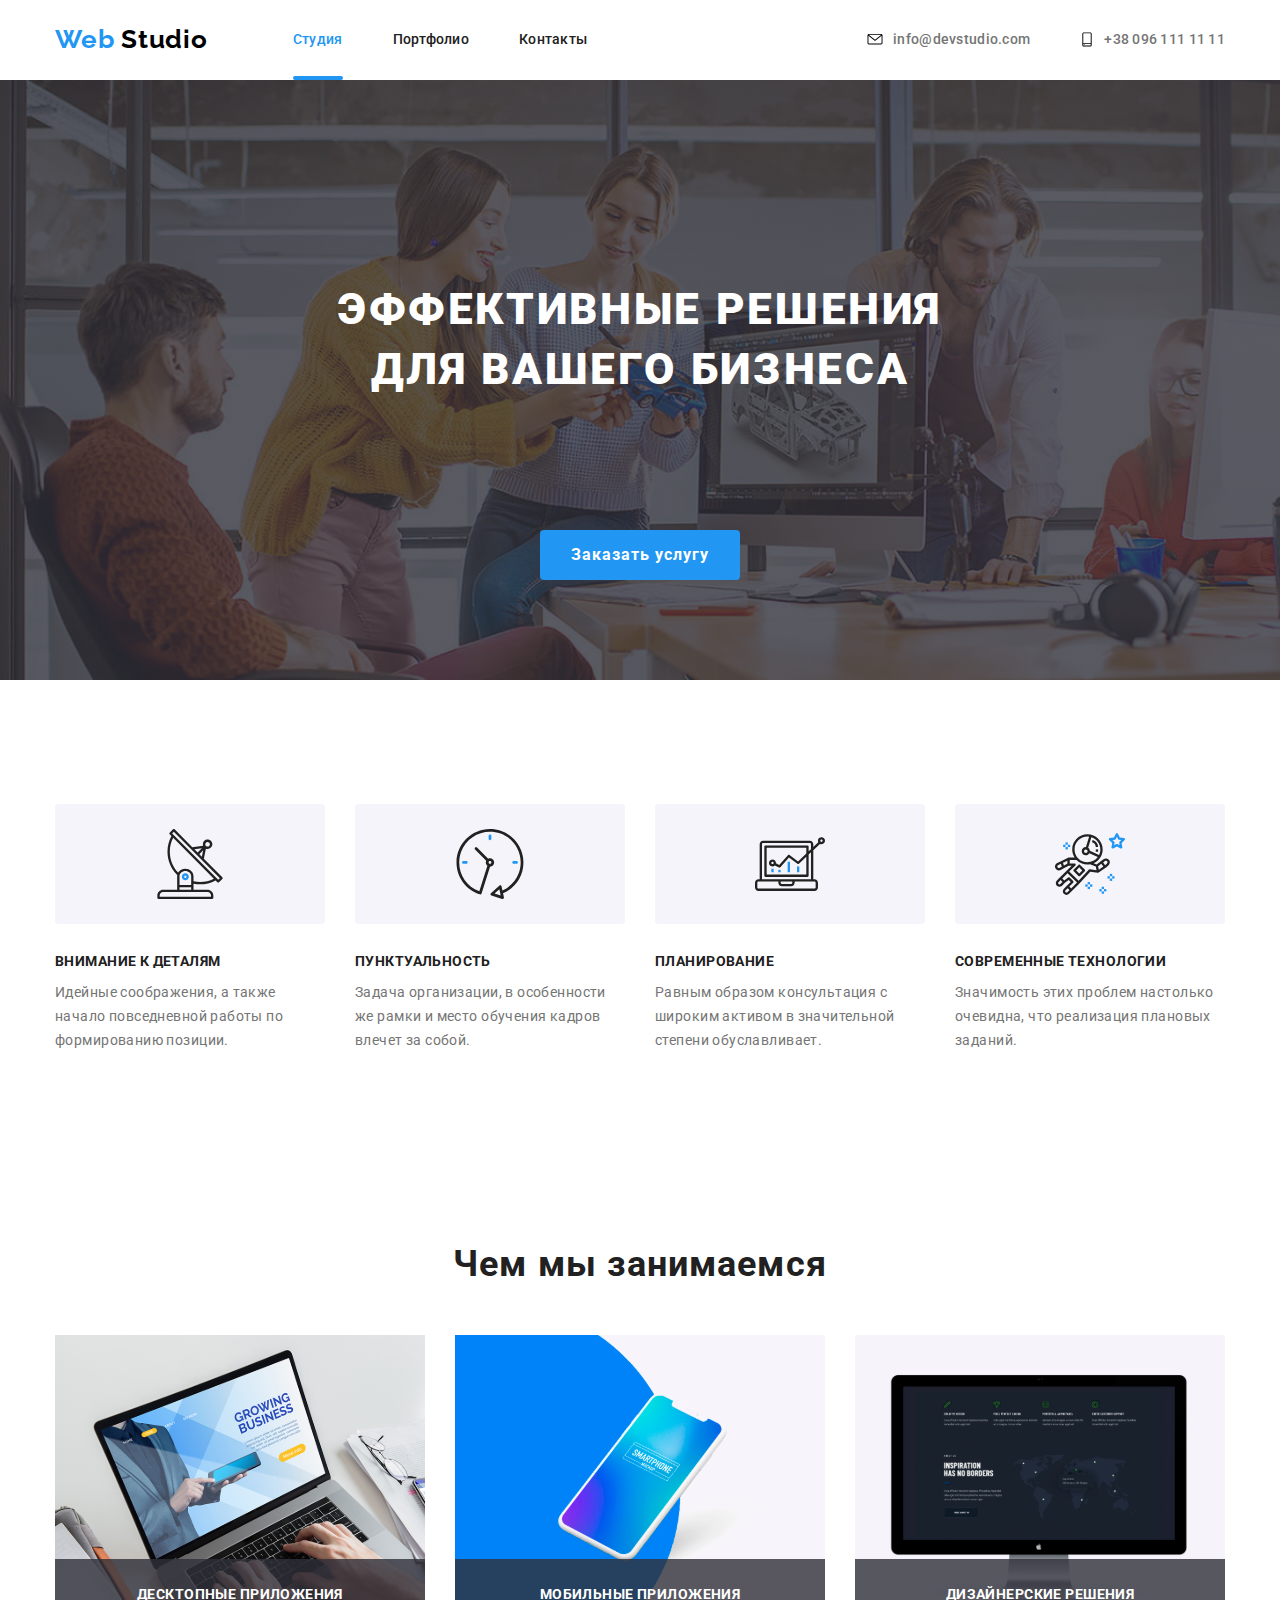
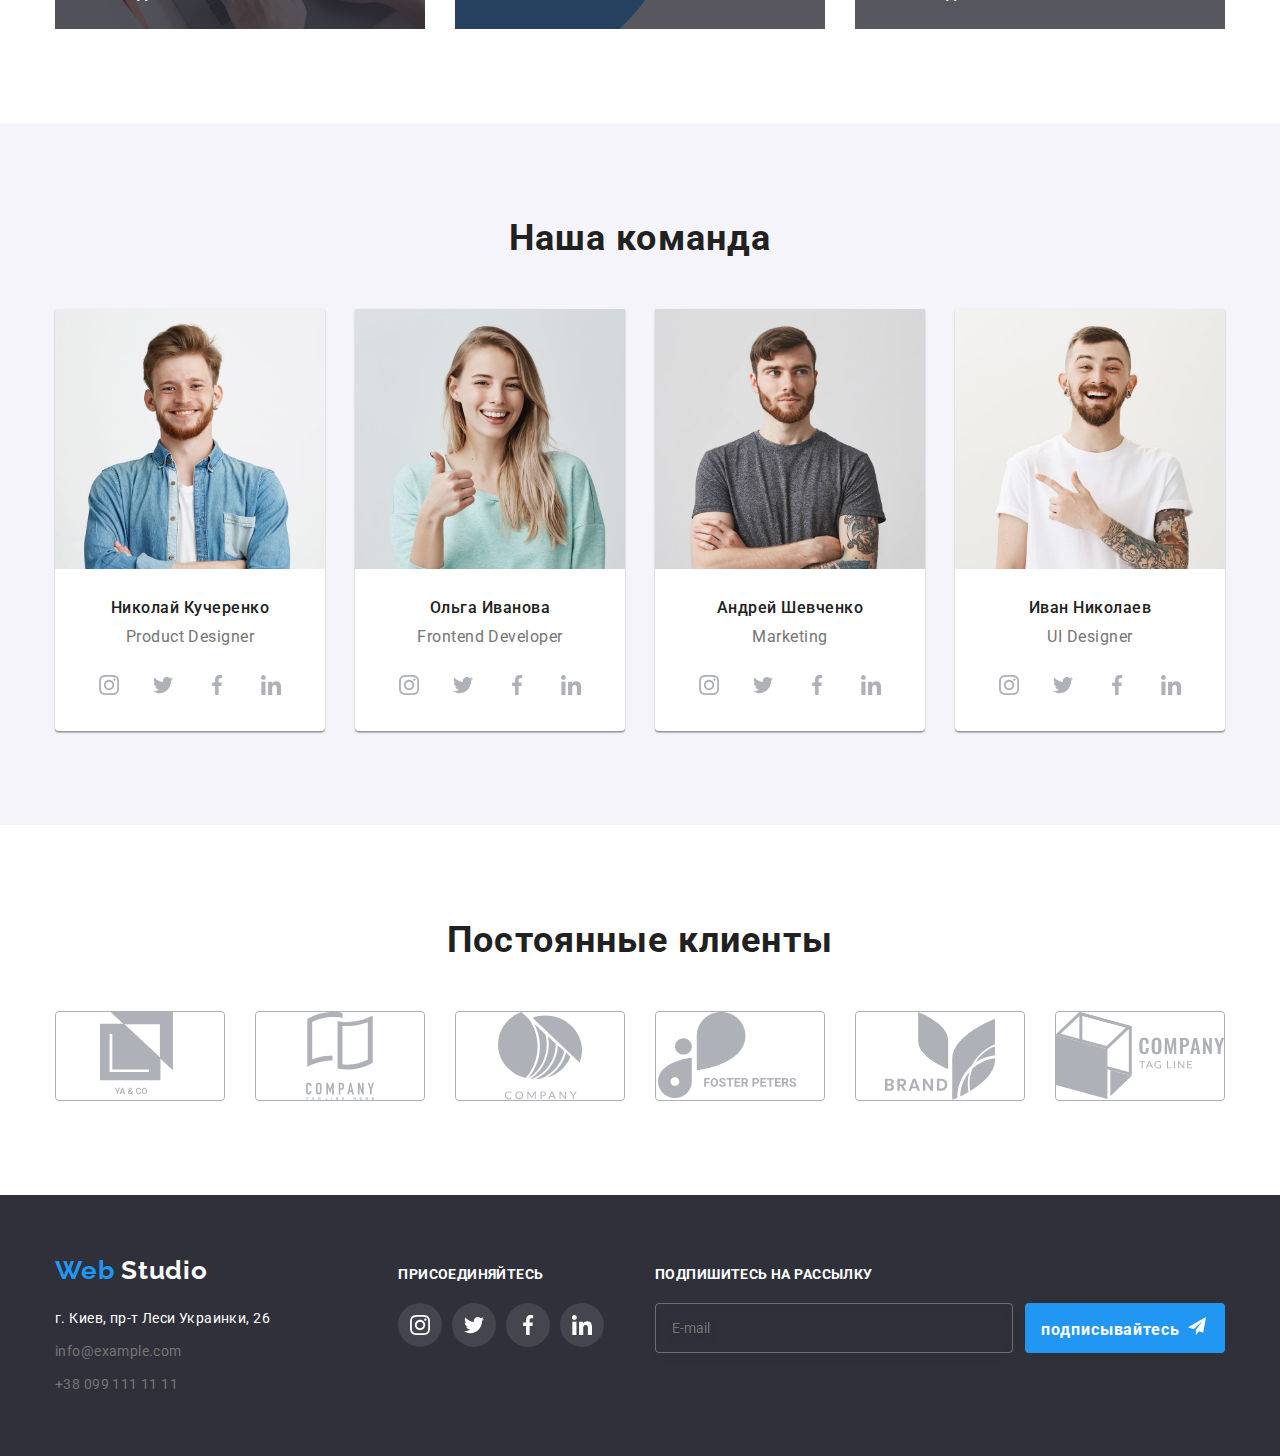
<file: index.html>
<!DOCTYPE html>
<html lang="ru">
  <head>
    <meta charset="UTF-8" />
    <meta name="viewport" content="width=device-width, initial-scale=1.0" />
    <title>Веб студия</title>
    <link
      rel="stylesheet"
      href="https://cdnjs.cloudflare.com/ajax/libs/animate.css/4.0.0/animate.min.css"
    />
    <link
      href="https://fonts.googleapis.com/css2?family=Raleway:wght@700&family=Roboto:wght@400;500;700;900&display=swap"
      rel="stylesheet"
    />
    <link rel="stylesheet" href="./css/main.min.css" />
  </head>

  <body>
    <!--шапка сайта-->
    <header class="header">
      <div class="container">
        <nav class="navigation">
          <a class="logo link" href="index.html" lang="en"
            ><span class="logo-web">Web</span> Studio</a
          >
          <ul class="navigation-list list">
            <li class="navigation-list-item">
              <a class="navigation-list-link current link" href="index.html"
                >Студия</a
              >
            </li>
            <li class="navigation-list-item">
              <a class="navigation-list-link link" href="portfolio.html"
                >Портфолио</a
              >
            </li>
            <li class="navigation-list-item">
              <a class="navigation-list-link link" href="">Контакты</a>
            </li>
          </ul>
        </nav>
        <ul class="header-address-list list">
          <li class="header-address-item">
            <address class="header-address">
              <a class="header-mail link" href="mailto:info@devstudio.com">
                <svg class="icon-header" width="16px" height="15px">
                  <use href="./imgages/sprite.svg#icon-envelope"></use>
                </svg>
                info@devstudio.com
              </a>
            </address>
          </li>
          <li class="header-address-item">
            <address class="header-address">
              <a class="header-tel link" href="tel:+380961111111">
                <svg class="icon-header" width="14px" height="15px">
                  <use href="./imgages/sprite.svg#icon-smartphone"></use>
                </svg>
                +38 096 111 11 11</a
              >
            </address>
          </li>
        </ul>
      </div>
    </header>
    <main>
      <!--HERO-->
      <section class="hero overlay">
        <h1 class="hero-title">
          Эффективные решения <br />
          для вашего бизнеса
        </h1>
        <button data-modal-open class="modal-button">Заказать услугу</button>
      </section>
      <section class="features-list-hero section">
        <h2 hidden>О нас</h2>
        <ul class="list-hero list container">
          <li class="list-hero-item">
            <div class="features-list-item">
              <svg class="icons-hero">
                <use href="./imgages/sprite.svg#icon-antenna"></use>
              </svg>
            </div>
            <h3 class="subtitle-hero">Внимание к деталям</h3>
            <p class="description">
              Идейные соображения, а также начало повседневной работы по
              формированию позиции.
            </p>
          </li>
          <li class="list-hero-item">
            <div class="features-list-item">
              <svg class="icons-hero">
                <use href="./imgages/sprite.svg#icon-clock"></use>
              </svg>
            </div>
            <h3 class="subtitle-hero">Пунктуальность</h3>
            <p class="description">
              Задача организации, в особенности же рамки и место обучения кадров
              влечет за собой.
            </p>
          </li>
          <li class="list-hero-item">
            <div class="features-list-item">
              <svg class="icons-hero">
                <use href="./imgages/sprite.svg#icon-diagram"></use>
              </svg>
            </div>
            <h3 class="subtitle-hero">Планирование</h3>
            <p class="description">
              Равным образом консультация с широким активом в значительной
              степени обуславливает.
            </p>
          </li>
          <li class="list-hero-item">
            <div class="features-list-item">
              <svg class="icons-hero">
                <use href="./imgages/sprite.svg#icon-astronaut"></use>
              </svg>
            </div>
            <h3 class="subtitle-hero">Современные технологии</h3>
            <p class="description">
              Значимость этих проблем настолько очевидна, что реализация
              плановых заданий.
            </p>
          </li>
        </ul>
      </section>
      <!--Чем мы занимаемся-->
      <section>
        <div class="what-we-do container section">
          <h2 class="title">Чем мы занимаемся</h2>
          <ul class="box-list list">
            <li class="box-list-item">
              <img
                src="imgages/whatarewedoing/img1.svg"
                alt="ноутбук"
                width="370"
                height="294"
              />
              <p class="description-made">Десктопные приложения</p>
            </li>
            <li class="box-list-item">
              <img
                src="imgages/whatarewedoing/img2.svg"
                alt="смартфон"
                width="370"
                height="294"
              />
              <p class="description-made">Мобильные приложения</p>
            </li>
            <li class="box-list-item">
              <img
                src="imgages/whatarewedoing/img3.svg"
                alt="макет работы"
                width="370"
                height="294"
              />
              <p class="description-made">Дизайнерские решения</p>
            </li>
          </ul>
        </div>
      </section>
      <!--О команде-->
      <section class="section-teem">
        <div class="section container">
          <h2 class="title">Наша команда</h2>
          <ul class="team-list list">
            <li class="team-list-item">
              <img
                class="team-foto"
                src="imgages/team/img.svg"
                alt="фотосотрудника"
                width="270"
                height="260"
              />
              <h3 class="team">Николай Кучеренко</h3>
              <p class="position" lang="en">Product Designer</p>

              <ul class="social-link-list list">
                <li class="social-link-list-item">
                  <a
                    class="social-link link"
                    href=""
                    aria-label="иконка инстаграма"
                  >
                    <svg class="social-link-team">
                      <use href="./imgages/sprite.svg#icon-instagram"></use>
                    </svg>
                  </a>
                </li>
                <li class="social-link-list-item">
                  <a
                    class="social-link link"
                    href=""
                    aria-label="иконка твитера"
                  >
                    <svg class="social-link-team">
                      <use href="./imgages/sprite.svg#icon-twitter"></use>
                    </svg>
                  </a>
                </li>
                <li class="social-link-list-item">
                  <a
                    class="social-link link"
                    href=""
                    aria-label="иконка фейсбука"
                    ><svg class="social-link-team">
                      <use href="./imgages/sprite.svg#icon-facebook"></use>
                    </svg>
                  </a>
                </li>
                <li class="social-link-list-item">
                  <a
                    class="social-link link"
                    href=""
                    aria-label="иконка линкедин"
                    ><svg class="social-link-team">
                      <use href="./imgages/sprite.svg#icon-linkedin"></use>
                    </svg>
                  </a>
                </li>
              </ul>
            </li>

            <li class="team-list-item">
              <img
                class="team-foto"
                src="imgages/team/img(1).svg"
                alt="фотосотрудника"
                width="270"
                height="260"
              />
              <h3 class="team">Ольга Иванова</h3>
              <p class="position" lang="en">Frontend Developer</p>
              <ul class="social-link-list list">
                <li class="social-link-list-item">
                  <a
                    class="social-link link"
                    href=""
                    aria-label="иконка инстаграма"
                  >
                    <svg class="social-link-team">
                      <use href="./imgages/sprite.svg#icon-instagram"></use>
                    </svg>
                  </a>
                </li>
                <li class="social-link-list-item">
                  <a
                    class="social-link link"
                    href=""
                    aria-label="иконка твитера"
                  >
                    <svg class="social-link-team">
                      <use href="./imgages/sprite.svg#icon-twitter"></use>
                    </svg>
                  </a>
                </li>
                <li class="social-link-list-item">
                  <a
                    class="social-link link"
                    href=""
                    aria-label="иконка фейсбука"
                    ><svg class="social-link-team">
                      <use href="./imgages/sprite.svg#icon-facebook"></use>
                    </svg>
                  </a>
                </li>
                <li class="social-link-list-item">
                  <a
                    class="social-link link"
                    href=""
                    aria-label="иконка линкедин"
                    ><svg class="social-link-team">
                      <use href="./imgages/sprite.svg#icon-linkedin"></use>
                      </svg>
                </a>
                </li>
              </ul>
            </li>
            <li class="team-list-item">
              <img
                class="team-foto"
                src="imgages/team/img(2).svg"
                alt="фотосотрудника"
                width="270"
                height="260"
              />
              <h3 class="team">Андрей Шевченко</h3>
              <p class="position" lang="en">Marketing</p>
              <ul class="social-link-list list">
                <li class="social-link-list-item">
                  <a
                    class="social-link link"
                    href=""
                    aria-label="иконка инстаграма"
                  >
                    <svg class="social-link-team">
                      <use href="./imgages/sprite.svg#icon-instagram"></use>
                    </svg>
                  </a>
                </li>
                <li class="social-link-list-item">
                  <a
                    class="social-link link"
                    href=""
                    aria-label="иконка твитера"
                  >
                    <svg class="social-link-team">
                      <use href="./imgages/sprite.svg#icon-twitter"></use>
                    </svg>
                  </a>
                </li>
                <li class="social-link-list-item">
                  <a
                    class="social-link link"
                    href=""
                    aria-label="иконка фейсбука"
                    ><svg class="social-link-team">
                      <use href="./imgages/sprite.svg#icon-facebook"></use>
                      </svg>
                    </a>
                </li>
                <li class="social-link-list-item">
                  <a
                    class="social-link link"
                    href=""
                    aria-label="иконка линкедин"
                    ><svg class="social-link-team">
                      <use href="./imgages/sprite.svg#icon-linkedin"></use>
                      </svg>
                  </a>
                </li>
              </ul>
            </li>
            <li class="team-list-item">
              <img
                class="team-foto"
                src="imgages/team/img(3).svg"
                alt="фотосотрудника"
                width="270"
                height="260"
              />
              <h3 class="team">Иван Николаев</h3>
              <p class="position" lang="en">UI Designer</p>
              <ul class="social-link-list list">
                <li class="social-link-list-item">
                  <a
                    class="social-link link"
                    href=""
                    aria-label="иконка инстаграма"
                  >
                    <svg class="social-link-team">
                      <use href="./imgages/sprite.svg#icon-instagram"></use>
                    </svg>
                  </a>
                </li>
                <li class="social-link-list-item">
                  <a
                    class="social-link link"
                    href=""
                    aria-label="иконка твитера"
                  >
                    <svg class="social-link-team">
                      <use href="./imgages/sprite.svg#icon-twitter"></use>
                      </svg>
                  </a>
                </li>
                <li class="social-link-list-item">
                  <a
                    class="social-link link"
                    href=""
                    aria-label="иконка фейсбука"
                    ><svg class="social-link-team">
                      <use href="./imgages/sprite.svg#icon-facebook"></use>
                      </svg>
                  </a>
                </li>
                <li class="social-link-list-item">
                  <a
                    class="social-link link"
                    href=""
                    aria-label="иконка линкедин"
                    ><svg class="social-link-team">
                      <use href="./imgages/sprite.svg#icon-linkedin"></use>
                      </svg>
                </a>
                </li>
              </ul>
            </li>
          </ul>
        </div>
      </section>
      <!--постоянные клиенты-->
      <section>
        <div class="container section">
          <h2 class="clirnts-title title">Постоянные клиенты</h2>
          <ul class="clients-list list">
            <li class="clients-list-item">
              <a class="customer-link link" href="" aria-label="логотип">
                <img
                  class="icons"
                  src="imgages/clients/logo1.svg"
                  alt="клиент1"
              /></a>
            </li>
            <li class="clients-list-item">
              <a class="customer-link link" href="" aria-label="логотип2">
                <img
                  class="icons"
                  src="imgages/clients/logo2.svg"
                  alt="клиент2"
              /></a>
            </li>
            <li class="clients-list-item">
              <a class="customer-link link" href="" aria-label="логотип3">
                <img
                  class="icons"
                  src="imgages/clients/logo3.svg"
                  alt="клиент3"
              /></a>
            </li>
            <li class="clients-list-item">
              <a class="customer-link link" href="" aria-label="логотип4">
                <img
                  class="icons"
                  src="imgages/clients/logo4.svg"
                  alt="клиент4"
              /></a>
            </li>
            <li class="clients-list-item">
              <a class="customer-link link" href="" aria-label="логотип5">
                <img
                  class="icons"
                  src="imgages/clients/logo5.svg"
                  alt="клиент5"
              /></a>
            </li>
            <li class="clients-list-item">
              <a class="customer-link link" href="" aria-label="логотип6">
                <img
                  class="icons"
                  src="imgages/clients/logo6.svg"
                  alt="клиент6"
              /></a>
            </li>
          </ul>
        </div>
      </section>
    </main>
    <!---подвал-->
    <footer class="footer">
      <div class="container">
        <div class="footer-address">
          <a class="logo-footer link" href="index.html" lang="en"
            ><span class="logo-web">Web</span> Studio</a
          >
          <ul class="contacts-list list">
            <li class="contacts">
              <address>
                <a
                  class="address link"
                  href="https://goo.gl/maps/hiaLE1xJyMLBoohK7"
                  target="_blank"
                  >г. Киев, пр-т Леси Украинки, 26</a
                >
              </address>
            </li>
            <li class="contacts">
              <address>
                <a class="footer-mail link" href="mailto:info@example.com"
                  >info@example.com</a
                >
              </address>
            </li>
            <li class="contacts">
              <address>
                <a class="footer-tel link" href="tel:+380991111111"
                  >+38 099 111 11 11</a
                >
              </address>
            </li>
          </ul>
        </div>
        <div class="footer-social">
          <b class="footer-text">присоединяйтесь</b>
          <ul class="social-link-list list">
            <li class="social-link-list-item">
              <a
                class="social-link link"
                href=""
                aria-label="иконка инстаграма"
              >
                <svg class="social-link-team">
                  <use href="./imgages/sprite.svg#icon-instagram"></use>
                </svg>
              </a>
            </li>
            <li class="social-link-list-item">
              <a class="social-link link" href="" aria-label="иконка твитера">
                <svg class="social-link-team">
                  <use href="./imgages/sprite.svg#icon-twitter"></use>
                  </svg>
            </a>
            </li>
            <li class="social-link-list-item">
              <a class="social-link link" href="" aria-label="иконка фейсбука"
                ><svg class="social-link-team">
                  <use href="./imgages/sprite.svg#icon-facebook"></use>
                  </svg>
              </a>
            </li>
            <li class="social-link-list-item">
              <a class="social-link link" href="" aria-label="иконка линкедин"
                ><svg class="social-link-team">
                  <use href="./imgages/sprite.svg#icon-linkedin"></use>
                  </svg>
            </a>
            </li>
          </ul>
        </div>
        <div class="footer-button-section">
          <p class="footer-text">подпишитесь на рассылку</p>
          <form action="#" class="form-email">
            <input
              type="email"
              name="email"
              id="user-email"
              class="form-input"
              placeholder="E-mail"
              required
            />
            <button class="footer-buttom">
              подписывайтесь
              <svg class="footer-icon-button">
                <use href="./imgages/sprite.svg#icon-iconsend"></use>
              </svg>
            </button>
          </form>
        </div>
      </div>
    </footer>
    <!--Модальное окно-->
    <div data-modal class="backdrop is-hidden">
      <form class="modal-form" action="#">
        <button data-modal-close class="close-btn close-modal-btn" type=button">
        <svg class="close-btn-svg close-btn">
          <use href="./imgages/sprite.svg#icon-Vector-1"></use>
        </svg>
        </button>
        <h2 class="modal-form-title">Оставьте свои данные, мы вам перезвоним</h2>
        <label class="modal-form-label" for="">
          <input class="modal-form-input" type="text" name="user-name" placeholder=" ">
          <span class="modal-form-label-text">Имя</span>
          <svg class="modal-form-label-svg form-svg-person">
            <use href="./imgages/sprite.svg#icon-Vector" >
            </use>
          </svg>
        </label>
        <label class="modal-form-label">
          <input class="modal-form-input" type="tel" name="user-tel" placeholder=" ">
          <span class="modal-form-label-text">Телефон</span>
          <svg class="modal-form-label-svg form-svg-tel">
            <use href="./imgages/sprite.svg#icon-Vector-2"></use>
          </svg>
        </label>
        
        <label class="modal-form-label">
        
          <input class="modal-form-input" type="email" name="user-email" placeholder=" ">
          <span class="modal-form-label-text">Почта</span>
          <svg class="modal-form-label-svg form-svg-email ">
            <use href="./imgages/sprite.svg#icon-Vector-3"></use>
          </svg>
        </label>
        
        <label class="modal-form-label-textarea">
          <textarea class="modal-form-message" name="user-message" placeholder=" "></textarea>
          <span class="modal-form-label-textarea-comments">Коментарий</span>
        </label>
        
        <label class="modal-form-option-label">
          <input class="modal-form-checkbox" type="checkbox" name="terms of the contract">
          <span class="modal-form-checkbox-checked"></span>
          <span class="modal-form-checkbox-text">
            Соглашаюсь с рассылкой и принимаю <a href="">Условия договора</a>
          </span>
        
        </label>
        <button class="modal-form-btn" type="submit">Отправить</button>
      </form>
    </div>
    <script src="./js/modal.js"></script>
  </body>
</html>
</file>
<file: css/main.min.css>
/*! normalize.css v8.0.1 | MIT License | github.com/necolas/normalize.css */html{line-height:1.15;-webkit-text-size-adjust:100%}body{margin:0}main{display:block}h1{font-size:2em;margin:0.67em 0}hr{box-sizing:content-box;height:0;overflow:visible}pre{font-family:monospace, monospace;font-size:1em}a{background-color:transparent}abbr[title]{border-bottom:none;text-decoration:underline;text-decoration:underline dotted}b,strong{font-weight:bolder}code,kbd,samp{font-family:monospace, monospace;font-size:1em}small{font-size:80%}sub,sup{font-size:75%;line-height:0;position:relative;vertical-align:baseline}sub{bottom:-0.25em}sup{top:-0.5em}img{border-style:none}button,input,optgroup,select,textarea{font-family:inherit;font-size:100%;line-height:1.15;margin:0}button,input{overflow:visible}button,select{text-transform:none}button,[type="button"],[type="reset"],[type="submit"]{-webkit-appearance:button}button::-moz-focus-inner,[type="button"]::-moz-focus-inner,[type="reset"]::-moz-focus-inner,[type="submit"]::-moz-focus-inner{border-style:none;padding:0}button:-moz-focusring,[type="button"]:-moz-focusring,[type="reset"]:-moz-focusring,[type="submit"]:-moz-focusring{outline:1px dotted ButtonText}fieldset{padding:0.35em 0.75em 0.625em}legend{box-sizing:border-box;color:inherit;display:table;max-width:100%;padding:0;white-space:normal}progress{vertical-align:baseline}textarea{overflow:auto}[type="checkbox"],[type="radio"]{box-sizing:border-box;padding:0}[type="number"]::-webkit-inner-spin-button,[type="number"]::-webkit-outer-spin-button{height:auto}[type="search"]{-webkit-appearance:textfield;outline-offset:-2px}[type="search"]::-webkit-search-decoration{-webkit-appearance:none}::-webkit-file-upload-button{-webkit-appearance:button;font:inherit}details{display:block}summary{display:list-item}template{display:none}[hidden]{display:none}html{box-sizing:border-box}*,*::before,*::after{box-sizing:inherit;margin:0px;padding:0px}h1{margin:0px}img{display:block}body{background-color:#fff;font-style:normal;font-family:"Roboto", sans-serif;font-size:14px;color:#757575}.link{text-decoration:none;display:block;transition:color 250ms cubic-bezier(0.4, 0, 0.2, 1)}.list{list-style:none}.section{padding-top:94px;padding-bottom:94px}.container{width:1200px;padding-left:15px;padding-right:15px;margin-left:auto;margin-right:auto}.backdrop{position:fixed;top:0px;left:0px;height:100%;width:100%;background-color:rgba(0,0,0,0.2);z-index:100;transition:250ms cubic-bezier(0.4, 0, 0.2, 1)}.modal-form{position:absolute;top:50%;left:50%;transform:translate(-50%, -50%);display:flex;box-sizing:border-box;flex-direction:column;width:528px;height:581px;padding:40px;background-color:#ffffff;box-shadow:0px 1px 3px rgba(0,0,0,0.12),0px 1px 1px rgba(0,0,0,0.14),0px 2px 1px rgba(0,0,0,0.2);border-radius:4px}.close-btn{display:flex;position:absolute;top:0px;right:0px;justify-content:center;align-items:center;width:30px;height:30px;border-radius:50%;box-sizing:border-box;border:transparent;background:#ffffff;box-shadow:0px 1px 3px rgba(0,0,0,0.12),0px 1px 1px rgba(0,0,0,0.14),0px 2px 1px rgba(0,0,0,0.2)}.close-modal-btn{transform:translate(50%, -50%);cursor:pointer}.close-btn-svg>use{align-items:center;transform:translate(10px, 10px)}.modal-form-title{margin-bottom:30px;text-align:center;font-weight:700;font-size:20px;line-height:1.15;letter-spacing:0.03em;color:#212121}.modal-form-label:not(:last-child){margin-bottom:28px}.modal-form-label{position:relative;display:flex;align-items:center}.modal-form-input{width:100%;height:40px;padding-left:42px;padding-right:18px;padding-top:12px;padding-bottom:12px;border:1px solid rgba(33,33,33,0.2);box-sizing:border-box;border-radius:4px}.modal-form-label:focus-within .modal-form-input{outline:none;border:1px solid #2196f3;box-sizing:border-box;border-radius:4px}.modal-form-label:focus-within .modal-form-label-svg{fill:#2196f3}.modal-form-label-svg{fill:#212121}.modal-form-input:not(:placeholder-shown) ~ .modal-form-label-svg{fill:#2196f3}.modal-form-label:focus-within .modal-form-label-text,.modal-form-input:not(:placeholder-shown)+.modal-form-label-text{transform:translateY(-30px);left:16px;color:#2196f3;font-size:12px;line-height:1.14;letter-spacing:0.01em}.modal-form-label-text{top:12px;left:42px;color:#757575;transition:250ms cubic-bezier(0.4, 0, 0.2, 1)}.modal-form-label-svg,.modal-form-label-text{position:absolute}.form-svg-email{width:15px;height:12px;left:16px}.form-svg-tel{width:13px;height:13px;left:16px}.form-svg-person{width:12px;height:12px;left:16px}.modal-form-label-svg,.modal-form-label-text{position:absolute}.modal-form-label-text{top:12px;left:42px;color:#757575;transition:250ms cubic-bezier(0.4, 0, 0.2, 1)}.modal-form-label-textarea{position:relative;height:120px;margin-bottom:20px}.modal-form-label-textarea:focus-within .modal-form-label-textarea-comments{transform:translate(-446px, -30px);font-size:12px;line-height:1.14;color:#2196f3}.modal-form-message{resize:none;outline:none;height:120px;width:100%;border:1px solid rgba(33,33,33,0.2);box-sizing:border-box;border-radius:4px;padding-left:16px;padding-right:16px;padding-bottom:12px;padding-top:12px}.modal-form-message:not(:placeholder-shown)+.modal-form-label-textarea-comments{transform:translate(-446px, -30px);color:#2196f3;font-size:12px;line-height:1.14}.modal-form-label-textarea:focus-within .modal-form-message{outline:none;color:#757575;border:1px solid #2196f3;box-sizing:border-box;border-radius:4px}.modal-form-label-textarea-comments{position:absolute;padding-top:12px;padding-left:16px;transform:translateX(-446px);color:#757575;transition:250ms cubic-bezier(0.4, 0, 0.2, 1)}.modal-form-option-label{display:flex;align-items:center}.modal-form-checkbox{position:absolute;margin:0px;bottom:0px;visibility:hidden}.modal-form-checkbox-checked::before{content:"";display:block;height:15px;width:15px;box-sizing:border-box;border:solid #212121 2px;border-radius:1px;margin-right:8.5px;transition:250ms cubic-bezier(0.4, 0, 0.2, 1)}.modal-form-checkbox:checked+.modal-form-checkbox-checked::before{content:"";background-image:url(./imgages/modal/iconcheck.svg);height:15px;width:16px;border:none;background-color:#2196f3}.modal-form-checkbox-text{line-height:1.71;letter-spacing:0.03em;color:#757575}.modal-form-checkbox-text>a{color:#2196f3}.modal-form-btn{width:200px;height:50px;color:#fff;background:#2196f3;box-shadow:0px 4px 4px rgba(0,0,0,0.15);border-radius:4px;border:0px;margin-left:auto;margin-right:auto;margin-top:30px;font-weight:700;font-size:16px;line-height:1.87;letter-spacing:0.06em}.is-hidden{opacity:0;visibility:hidden;pointer-events:none}.close-modal-btn{transform:translate(50%, -50%);cursor:pointer}.close-btn{display:flex;position:absolute;top:0px;right:0px;justify-content:center;align-items:center;width:30px;height:30px;border-radius:50%;box-sizing:border-box;border:transparent;background:#ffffff;box-shadow:0px 1px 3px rgba(0,0,0,0.12),0px 1px 1px rgba(0,0,0,0.14),0px 2px 1px rgba(0,0,0,0.2)}.header .container{display:flex;align-items:center;justify-content:space-between}.header-address-list{display:flex}.header-address{display:flex}.logo{margin-right:85px}.navigation{display:flex}.navigation-list{display:flex;align-items:center}.navigation-list-item:not(:last-child){margin-right:50px}.header-address-item:not(:last-child){margin-right:50px}.logo-web{color:#2196f3}.logo{font-family:"Raleway";font-weight:bold;font-size:26px;line-height:1.19;letter-spacing:0.03em;color:#000;padding-top:24px;padding-bottom:24px}.navigation-list-item .current{color:#2196f3;position:relative;display:block}.navigation-list-item .current::after{content:"";position:absolute;display:block;left:0;bottom:0;width:100%;height:4px;border-radius:2px;background-color:#2196f3}.navigation-list-link,.header-address{padding-top:32px;padding-bottom:32px}.icon-header{display:flex;margin-right:10px;transition:fill 250ms cubic-bezier(0.4, 0, 0.2, 1)}.navigation-list-link,.header-mail,.header-tel{font-weight:500;font-size:14px;line-height:1.14;letter-spacing:0.02em;color:#212121;transition:color 250ms cubic-bezier(0.4, 0, 0.2, 1)}.header-mail,.header-tel{display:flex;transition:color 250ms cubic-bezier(0.4, 0, 0.2, 1)}.header-mail:hover,.header-tel:hover{fill:#2196f3}.link:hover,.link:focus,.navigation-list-link:hover,.navigation-list-link:focus,.header-tel:hover,.header-tel:focus,.header-mail:hover,.header-mail:focus,.social-link:hover,.social-link:focus .customer-link:hover,.customer-link:focus{color:#2196f3}.header-tel,.header-mail{font-style:normal;color:#757575}.hero{display:flex;flex-direction:column;justify-content:center;align-items:center}.hero-title{margin:0px;padding:0px;font-weight:900;font-size:44px;line-height:1.36;text-align:center;letter-spacing:0.06em;text-transform:uppercase;color:#fff;margin-bottom:30px;padding-top:200px}.modal-button{font-weight:bold;font-size:16px;line-height:1.87;letter-spacing:0.06em;color:#fff;background-color:#2196f3;margin:auto;width:200px;height:50px;border-radius:4px;border:0px;transition:background 250ms cubic-bezier(0.4, 0, 0.2, 1)}.modal-button:hover{background:#188ce8}.overlay{display:flex;justify-content:center;align-items:center;max-width:1600px;height:600px;margin:0px;padding:0px;background-image:linear-gradient(rgba(47,48,58,0.8), rgba(47,48,58,0.8)),url(../imgages/header/headerimg.jpg);background-repeat:no-repeat;margin-left:auto;margin-right:auto}.features-list-hero{display:flex}.list-hero{display:flex}.list-hero-item:not(:last-child){margin-right:30px}.features-list-item{display:flex;justify-content:center;align-items:center;width:270px;height:120px;background:#f5f4fa;border-radius:4px;margin-bottom:30px}.icons-hero{display:flex;width:70px;height:70px}.list-hero-item{margin-top:30px;width:270px;height:251px}.subtitle-hero{font-weight:bold;font-size:14px;line-height:1.14;letter-spacing:0.03em;text-transform:uppercase;color:#212121;margin-bottom:10px}.description{font-weight:normal;font-size:14px;line-height:1.72;letter-spacing:0.03em;color:#757575;width:270px;height:75px}.title{font-weight:bold;font-size:36px;line-height:1.17;text-align:center;letter-spacing:0.03em;color:#212121;margin-bottom:50px}.box-list{display:flex}.box-list-item{width:370px;height:294px;position:relative}.box-list-item:not(:last-child){margin-right:30px}.description-made{font-weight:bold;text-align:center;letter-spacing:0.03em;text-transform:uppercase;color:#fff;display:flex;justify-content:center;align-items:center;width:370px;height:70px;position:absolute;bottom:0px;left:0px;background:rgba(47,48,58,0.8)}.section-teem{background:#f5f4fa}.team-list{display:flex}.team-foto{margin-bottom:30px}.team{margin-bottom:10px}.position{margin-bottom:16px}.social-link-list{display:flex;justify-content:center}.social-link-list-item:not(:last-child){margin-right:10px}.team-list-item{width:270px;height:422px;background:#ffffff;box-shadow:0px 2px 1px rgba(0,0,0,0.2),0px 1px 1px rgba(0,0,0,0.14),0px 1px 3px rgba(0,0,0,0.12);border-radius:0px 0px 4px 4px}.team-list-item:not(:last-child){margin-right:30px}.social-link-list .social-link{display:flex;width:44px;height:44px;border-radius:50%;background-color:#ffff;justify-content:center;align-items:center;fill:#afb1b8;transition:background 250ms cubic-bezier(0.4, 0, 0.2, 1)}.social-link-list .social-link:hover{background-color:#2196f3}.social-link:hover{fill:aliceblue}.social-link-team{width:20px;height:20px;transition:fill 250ms cubic-bezier(0.4, 0, 0.2, 1)}.team,.position{font-weight:500;font-size:16px;line-height:1.18;text-align:center;letter-spacing:0.03em;color:#212121}.position{font-weight:normal;color:#757575}.clients-list-item:not(:last-child){margin-right:30px}.customer-link{display:flex;justify-content:center;align-content:center;border:1px solid #afb1b8;border-radius:4px;width:170px;height:90px}.customer-link:hover{border-color:#2196f3}.clients-list{display:flex}.footer{display:flex;background-color:#2f303a;padding-bottom:60px;padding-top:60px}.footer .container{display:flex;align-items:baseline;justify-content:space-between}.footer-address{display:flex;flex-basis:25%;flex-direction:column;margin-right:30px}.logo-footer{margin-bottom:20px}.contacts:not(:last-child){margin-bottom:9px}.logo-footer{font-family:"Raleway";font-weight:bold;font-size:26px;line-height:1.19;letter-spacing:0.03em;color:#fff}.footer-social{display:flex;flex-direction:column;margin-right:30px}.footer-social-link-list{display:flex;justify-content:center;align-content:center}.social-link-list-item:not(:last-child){margin-right:10px}.social-link-list-item{display:flex}.social-link{display:flex;justify-content:center;align-content:center;width:44px;height:44px}.address,.footer-mail,.footer-tel{font-style:normal;font-weight:normal;font-size:14px;line-height:1.72;letter-spacing:0.03em;color:#fff}.footer-mail,.footer-tel{font-style:normal;color:#757575}.footer-social .social-link-list-item .social-link{background-color:rgba(255,255,255,0.1);fill:#fff}.footer-social .social-link-list-item .social-link:hover{background-color:#2196f3}.footer-text{font-weight:bold;font-size:14px;line-height:1.14;letter-spacing:0.03em;text-transform:uppercase;color:#fff;margin-bottom:20px}.footer-buttom{font-weight:bold;font-size:16px;line-height:1.87;letter-spacing:0.06em;color:#fff;background-color:#2196f3;width:200px;height:50px;border-radius:4px;border:0px}.footer-icon-button{padding-top:6px;width:24px;height:24px;fill:#fff}.form-input{width:358px;height:50px;color:#fff;background-color:transparent;border:1px solid rgba(255,255,255,0.3);box-sizing:border-box;filter:drop-shadow(0px 4px 4px rgba(0,0,0,0.15));border-radius:4px;margin-right:12px;padding:15px 16px}.form-email{display:flex;align-items:center;color:#fff}.filter-list{display:flex;justify-content:center;padding-bottom:50px}.filter-list-item:not(:last-child){margin-right:9px}.button-filter{padding:6px 22px;font-style:normal;font-weight:500;font-size:16px;line-height:1.63;text-align:center;letter-spacing:0.03em;color:#212121;background:#f5f4fa;border-radius:4px;border:none;transition:250ms cubic-bezier(0.4, 0, 0.2, 1)}.button-filter:hover,.button-filter:focus{background-color:#2196f3;color:#fff}.portfolio-list{display:flex;flex-wrap:wrap;justify-content:center}.element-portfolio{position:relative;width:370px;height:404px;display:block;margin-right:30px;background:#ffffff;border:1px solid #eeeeee;box-sizing:border-box}.element-portfolio:hover{box-shadow:1px 4px 6px rgba(0,0,0,0.16),0px 4px 4px rgba(0,0,0,0.06),0px 1px 1px rgba(0,0,0,0.12)}.element-portfolio:nth-child(3n){margin-right:0px}.portfolio-img{margin-bottom:20px}.title-portfolio{margin-left:24px;font-style:normal;font-weight:bold;font-size:18px;line-height:2;letter-spacing:0.06em;color:#212121;margin-bottom:4px}.subtatle-portfolio{margin-left:24px;font-weight:normal;font-size:16px;line-height:1.87;letter-spacing:0.03em;color:#757575}.element-portfolio{margin-bottom:30px;overflow:hidden}.element-portfolio:hover .portfolio-overlay{transform:translateY(0%)}.portfolio-overlay{position:absolute;display:flex;width:370px;height:404px;top:0px;left:0px;box-shadow:1px 4px 6px rgba(0,0,0,0.16),0px 4px 4px rgba(0,0,0,0.06),0px 1px 1px rgba(0,0,0,0.12);transform:translateY(100%);transition:250ms cubic-bezier(0.4, 0, 0.2, 1)}.hover-text{position:absolute;display:flex;justify-content:center;align-items:center;width:370px;height:294px;text-align:center;font-weight:normal;font-size:18px;line-height:1.55;letter-spacing:0.03em;color:#fff;background:#2196f3}
/*# sourceMappingURL=main.min.css.map */
</file>
